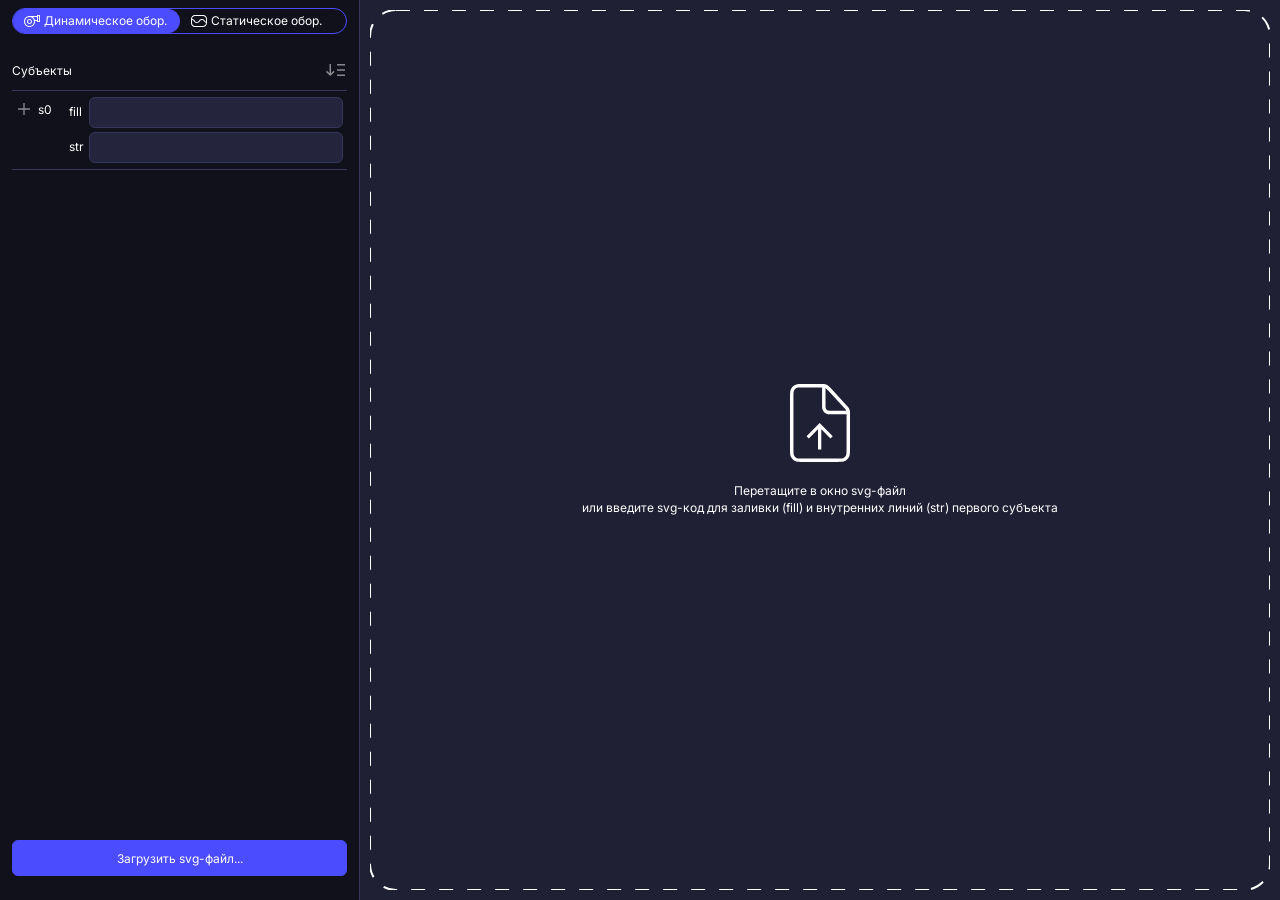
<file: index.html>
<!DOCTYPE html>
<html lang="ru">
<head>
<meta charset="UTF-8">
<meta name="viewport" content="width=device-width, initial-scale=1">
<title>SVG-конструктор</title>
<link rel="icon" href="data:,">
<link rel="preconnect" href="https://fonts.googleapis.com">
<link rel="preconnect" href="https://fonts.gstatic.com" crossorigin>
<link rel="stylesheet" href="https://fonts.googleapis.com/css2?family=Inter:wght@400&display=swap">
<link rel="stylesheet" href="css/styles.css">
</head>
<!-- The empty state is the page's starting point, so it is set in the markup:
     switching it on from the script would flash the loaded layout first. -->
<body class="is_empty">

<div class="app">

    <aside class="sud_sidebloсk" id="sud_sidebloсk">

        <!-- Which of the two templates the file is built from. It is the first
             thing in the sidebar whatever else is showing, and it changes
             nothing else: the subjects, their code and every adjustment made
             to them stay exactly as they are across a switch. -->
        <div class="object_type_selector" id="object_type_selector" role="group" aria-label="Тип объекта">
            <button type="button" class="object_type is_on" id="object_type_dynamic"
                    data-type="dynamic" aria-pressed="true">
                <img src="assets/icons/dynamics_icon.svg" alt="" width="16" height="12">
                <span>Динамическое обор.</span>
            </button>
            <button type="button" class="object_type" id="object_type_static"
                    data-type="static" aria-pressed="false">
                <img src="assets/icons/static_icon.svg" alt="" width="16" height="12">
                <span>Статическое обор.</span>
            </button>
        </div>

        <!-- The click area of the selected subject: how far each border of its
             layer_sN_frame sits from the subject's own edge. Hidden while
             nothing is selected. -->
        <div class="click_area_settings" id="click_area_settings">
            <div class="head_line">
                <p class="sidebar_title">Область нажатия</p>
                <button type="button" class="icon_button reset_button" id="reset_button" title="Вернуть область нажатия к размеру субъекта">
                    <img src="assets/icons/reset_icon.svg" alt="" width="12" height="12">
                </button>
            </div>
            <div class="inputs_block">
                <div class="click_column">
                    <label class="click_input">
                        <img src="assets/icons/border_left_icon.svg" alt="" width="12" height="12">
                        <input type="text" id="click_left" inputmode="numeric" data-side="left"
                               aria-label="Левая граница области нажатия">
                    </label>
                </div>
                <div class="click_column">
                    <label class="click_input">
                        <img src="assets/icons/border_top_icon.svg" alt="" width="12" height="12">
                        <input type="text" id="click_top" inputmode="numeric" data-side="top"
                               aria-label="Верхняя граница области нажатия">
                    </label>
                    <label class="click_input">
                        <img src="assets/icons/border_bottom_icon.svg" alt="" width="12" height="12">
                        <input type="text" id="click_bottom" inputmode="numeric" data-side="bottom"
                               aria-label="Нижняя граница области нажатия">
                    </label>
                </div>
                <div class="click_column">
                    <label class="click_input">
                        <img src="assets/icons/border_right_icon.svg" alt="" width="12" height="12">
                        <input type="text" id="click_right" inputmode="numeric" data-side="right"
                               aria-label="Правая граница области нажатия">
                    </label>
                </div>
            </div>
        </div>

        <!-- Where each of the five indicators of the selected subject sits,
             measured from the corner of the subject the format puts it in. -->
        <div class="indicator_position_settings" id="indicator_position_settings">
            <div class="head_line">
                <p class="sidebar_title">Индикаторы</p>
                <button type="button" class="icon_button reset_button" id="reset_indicators_button"
                        title="Вернуть индикаторы всех субъектов на места">
                    <img src="assets/icons/reset_icon.svg" alt="" width="12" height="12">
                </button>
            </div>
            <div class="inputs_block">
                <div class="click_column">
                    <div class="ind_row">
                        <img src="assets/icons/old_repair_icon.svg" alt="" width="16" height="16" title="Ремонт в прошлом">
                        <div class="ind_fields" data-indicator="oldRepair">
                            <input type="text" class="ind_input" id="ind_old_repair_x" inputmode="numeric"
                                   data-indicator="oldRepair" data-axis="x" aria-label="Ремонт в прошлом, сдвиг по X">
                            <input type="text" class="ind_input" id="ind_old_repair_y" inputmode="numeric"
                                   data-indicator="oldRepair" data-axis="y" aria-label="Ремонт в прошлом, сдвиг по Y">
                        </div>
                    </div>
                    <div class="ind_row">
                        <img src="assets/icons/old_sost_icon.svg" alt="" width="16" height="16" title="Состояние в прошлом">
                        <div class="ind_fields" data-indicator="oldSost">
                            <input type="text" class="ind_input" id="ind_old_sost_x" inputmode="numeric"
                                   data-indicator="oldSost" data-axis="x" aria-label="Состояние в прошлом, сдвиг по X">
                            <input type="text" class="ind_input" id="ind_old_sost_y" inputmode="numeric"
                                   data-indicator="oldSost" data-axis="y" aria-label="Состояние в прошлом, сдвиг по Y">
                        </div>
                    </div>
                </div>
                <div class="click_column">
                    <div class="ind_row">
                        <img src="assets/icons/insert_icon.svg" alt="" width="16" height="16" title="Вставка">
                        <div class="ind_fields" data-indicator="insert">
                            <input type="text" class="ind_input" id="ind_insert_x" inputmode="numeric"
                                   data-indicator="insert" data-axis="x" aria-label="Вставка, сдвиг по X">
                            <input type="text" class="ind_input" id="ind_insert_y" inputmode="numeric"
                                   data-indicator="insert" data-axis="y" aria-label="Вставка, сдвиг по Y">
                        </div>
                    </div>
                </div>
                <div class="click_column">
                    <div class="ind_row">
                        <img src="assets/icons/old_lock_icon.svg" alt="" width="16" height="16" title="Блокировка в прошлом">
                        <div class="ind_fields" data-indicator="oldLock">
                            <input type="text" class="ind_input" id="ind_old_lock_x" inputmode="numeric"
                                   data-indicator="oldLock" data-axis="x" aria-label="Блокировка в прошлом, сдвиг по X">
                            <input type="text" class="ind_input" id="ind_old_lock_y" inputmode="numeric"
                                   data-indicator="oldLock" data-axis="y" aria-label="Блокировка в прошлом, сдвиг по Y">
                        </div>
                    </div>
                    <div class="ind_row">
                        <img src="assets/icons/fail_icon.svg" alt="" width="16" height="16" title="Отказ">
                        <div class="ind_fields" data-indicator="fail">
                            <input type="text" class="ind_input" id="ind_fail_x" inputmode="numeric"
                                   data-indicator="fail" data-axis="x" aria-label="Отказ, сдвиг по X">
                            <input type="text" class="ind_input" id="ind_fail_y" inputmode="numeric"
                                   data-indicator="fail" data-axis="y" aria-label="Отказ, сдвиг по Y">
                        </div>
                    </div>
                </div>
            </div>
        </div>

        <div class="sub_list_wrap">
            <div class="head_line">
                <p class="sidebar_title">Субъекты</p>
                <button type="button" class="icon_button sort_button" id="sort_button" title="Обратить порядок субъектов">
                    <img src="assets/icons/sort_down_icon.svg" alt="" width="19" height="12">
                </button>
            </div>
            <div class="sub_list" id="sub_list"></div>
        </div>

        <div class="button_block">
            <button type="button" class="upload_button" id="upload_button">
                <span>Загрузить svg-файл...</span>
            </button>
            <button type="button" class="download_button" id="download_button" disabled>
                <img src="assets/icons/downward_icon.svg" alt="" width="12" height="12">
                <span>Скачать</span>
            </button>
            <button type="button" class="copy_button" id="copy_button" disabled title="Скопировать код">
                <img src="assets/icons/content_copy.svg" alt="" width="11" height="12">
            </button>
        </div>

        <div class="resize_handle" id="resize_handle" title="Потяните, чтобы изменить ширину"></div>
    </aside>

    <div class="work_area">

    <div class="settings_toolbar" id="settings_toolbar">
        <div class="settings">

            <!-- Everything here changes the preview or the file; the fields
                 carry their units as text and shed them while being edited. -->
            <!-- Preview only, like the indicator switch: the triangle marks where
                 the click area is pointed at and never reaches the file. -->
            <div class="cursor_settings" id="cursor_settings" data-drop="6">
                <button type="button" class="switch is_on" id="cursor_switch"
                        role="switch" aria-checked="true" title="Скрыть курсор">
                    <span class="switch_knob"></span>
                </button>
                <span class="settings_label">Курсор</span>
            </div>

            <div class="indicators_settings" id="indicators_settings" data-drop="5">
                <button type="button" class="switch is_on" id="indicators_switch"
                        role="switch" aria-checked="true" title="Показать индикаторы">
                    <span class="switch_knob"></span>
                </button>
                <span class="settings_label" id="indicators_label">Индикаторы Ø<span class="label_num" id="indicators_size">45</span></span>
                <div class="slider" id="indicators_slider" role="slider" tabindex="0"
                     aria-label="Размер индикаторов" aria-valuemin="6" aria-valuemax="100" aria-valuenow="45">
                    <span class="slider_track"></span>
                    <span class="slider_filled" id="slider_filled"></span>
                    <span class="slider_knob" id="slider_knob"></span>
                </div>
            </div>

            <div class="lines_settings" id="lines_settings" data-drop="3">
                <span class="settings_label">Линии внешн.</span>
                <input type="text" class="unit_input" id="line_out" inputmode="numeric"
                       data-min="0" data-max="99" aria-label="Толщина внешней линии">
                <span class="settings_label">, внутр.</span>
                <input type="text" class="unit_input" id="line_in" inputmode="numeric"
                       data-min="0" data-max="99" aria-label="Толщина внутренней линии">
            </div>

            <div class="hatching_settings" id="hatching_settings" data-drop="2">
                <span class="settings_label">Штриховка</span>
                <input type="text" class="unit_input" id="hatch_angle" inputmode="numeric"
                       data-unit="°" data-min="0" data-max="180" aria-label="Угол штриховки">
                <input type="text" class="unit_input" id="hatch_width" inputmode="numeric"
                       data-min="1" data-max="99" aria-label="Толщина линии штриховки">
                <input type="text" class="unit_input" id="hatch_coverage" inputmode="numeric"
                       data-unit=" %" data-min="1" data-max="100" aria-label="Доля закрашенной части">
            </div>

            <!-- Where a static object is laid in the area between the caption
                 and the frame KOMPAKS fills in. Three buttons: the middle, one
                 side, two sides - and the last two carry four variants each,
                 cycled by pressing the button that is already chosen. It shares
                 the offsets' place on the bar, the two never being there at
                 once: one belongs to a document that grows, the other to a page
                 that does not. -->
            <div class="align_settings" id="align_settings" data-drop="1">
                <span class="settings_label">Выравнивание</span>
                <!-- The three together, because carrying the pointer from one to
                     the next crosses the gap between them: what is being shown
                     is only put down on the way out of the group, so the object
                     never flicks back to the kept alignment in between. -->
                <div class="align_buttons" id="align_buttons">
                    <button type="button" class="align_button is_on" id="align_center"
                            data-align="center" aria-pressed="true" title="По центру">
                        <img src="assets/icons/aligh_icon_center.svg" alt="" width="23" height="23">
                    </button>
                    <button type="button" class="align_button" id="align_side"
                            data-align="top" aria-pressed="false" title="К одной стороне">
                        <img src="assets/icons/aligh_icon_top.svg" alt="" width="23" height="23">
                    </button>
                    <button type="button" class="align_button" id="align_corner"
                            data-align="left_top" aria-pressed="false" title="К двум сторонам">
                        <img src="assets/icons/aligh_icon_left_top.svg" alt="" width="23" height="23">
                    </button>
                </div>
                <span class="settings_label">с отступом</span>
                <input type="text" class="unit_input" id="align_margin" inputmode="numeric"
                       data-min="0" data-max="9999" aria-label="Отступ от области выравнивания">
            </div>

            <!-- The empty space the format leaves under the object, and as much
                 above it as is asked for. Both are part of the document, so the
                 file is rebuilt as they are typed. -->
            <div class="offset_settings" id="offset_settings" data-drop="1">
                <span class="settings_label">Отступ снизу</span>
                <input type="text" class="unit_input" id="offset_bottom" inputmode="numeric"
                       data-min="0" data-max="9999" aria-label="Отступ снизу">
                <span class="settings_label">, сверху</span>
                <input type="text" class="unit_input" id="offset_top" inputmode="numeric"
                       data-min="0" data-max="9999" aria-label="Отступ сверху">
            </div>

        </div>

        <!-- Picks which of the six layers the preview shows. The file keeps
             all of them whatever is chosen here. -->
        <div class="layer_selection_block" id="layer_selection_block" data-drop="4">
            <span class="settings_label" id="layer_name">ХОР</span>
            <div class="segments" id="segments"></div>
        </div>
    </div>

    <main class="svg_privew_block" id="svg_privew_block">
        <div class="drag_and_drop_block first_screen" id="first_screen">
            <svg class="dash_frame" aria-hidden="true" focusable="false">
                <rect x="0" y="0" width="100%" height="100%" rx="26" ry="26"></rect>
            </svg>
            <img class="upload_file_icon" src="assets/icons/upload_file_icon.svg" alt="" width="60" height="78">
            <p class="first_screen_text">Перетащите в окно svg-файл<br>или введите svg-код для заливки (fill) и внутренних линий (str) первого субъекта</p>
        </div>
        <!-- Three layers in one coordinate system: the tint sits behind the
             artwork, the outlines and hit areas in front of it. The built file
             itself carries no highlight - it is exported exactly as shown. -->
        <div class="preview_stage" id="preview_stage">
            <svg class="highlight_layer" id="highlight_back" aria-hidden="true" focusable="false"></svg>
            <div class="preview_svg" id="preview_svg"></div>
            <svg class="highlight_layer" id="highlight_front" aria-hidden="true" focusable="false"></svg>
        </div>
    </main>

    </div>

</div>

<div class="drop_overlay" id="drop_overlay">
    <div class="drag_and_drop_block">
        <svg class="dash_frame" aria-hidden="true" focusable="false">
            <rect x="0" y="0" width="100%" height="100%" rx="26" ry="26"></rect>
        </svg>
    </div>
</div>
<div class="error_bar" id="error_bar" role="alert"></div>

<input type="file" id="file_input" accept=".svg,image/svg+xml" hidden>

<script type="module" src="js/app.js"></script>
</body>
</html>
</file>
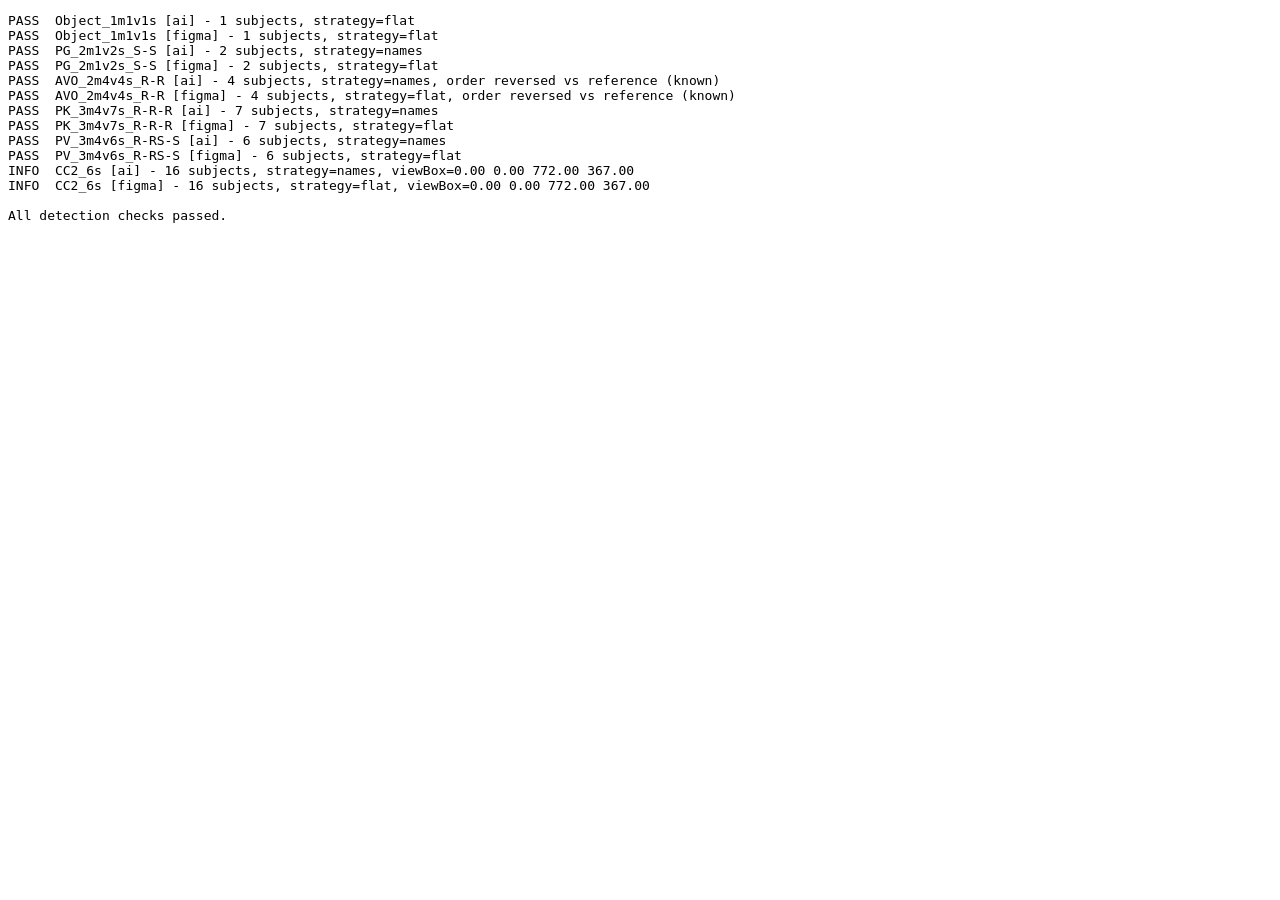
<file: test/detect.html>
<!DOCTYPE html>
<html lang="ru">
<head>
<meta charset="UTF-8">
<title>detect + build check</title>
</head>
<body>
<pre id="out">running...</pre>
<script type="module">
import { detectSubjects } from '../js/detect.js';
import { buildSvg } from '../js/template.js';

// Each draft is compared against the reference output that was authored from it.
//
// CC2_6s has no matching reference (the example has 26 subjects, the draft 16),
// so it is only reported.
//
// AVO is a known data discrepancy, not a detection bug: in that drawing the
// artist's layer names run opposite to the numbering in the reference file
// (the group named "3" holds the bottom shape, which the reference calls s0).
// The Illustrator and Figma drafts agree with each other, so the drafts are
// self-consistent and the reference was renumbered by hand. We therefore expect
// the reversed order there. It is the case that motivates manual reordering
// in the sidebar.
const CASES = [
    ['Object_1m1v1s', 'Object_1m1v1s.svg', {}],
    ['PG_2m1v2s_S-S', 'PG_2m1v2s_S-S.svg', {}],
    ['AVO_2m4v4s_R-R', 'AVO_2m4v4s_R-R.svg', { reversed: true }],
    ['PK_3m4v7s_R-R-R', 'PK_3m4v7s_R-R-R.svg', {}],
    ['PV_3m4v6s_R-RS-S', 'PV_3m4v6s_R-RS-S.svg', {}],
    ['CC2_6s', null, {}],
];

// Several reference files were measured on screen rather than computed, so a
// couple of their coordinates are off by up to 0.02 user units from the exact
// geometric value (AVO's viewBox x is 1.40 where the true bbox gives 1.38).
const TOL = 0.05;

function frameNumbers(attrs) {
    return ['width', 'height', 'x', 'y'].map((k) => {
        const m = attrs.match(new RegExp(`(?:^|\\s)${k}="([^"]*)"`));
        return m ? parseFloat(m[1]) : NaN;
    });
}

const closeEnough = (a, b) =>
    a.length === b.length && a.every((v, i) => Math.abs(v - b[i]) <= TOL);

const lines = [];
const log = (s) => lines.push(s);

const frames = (svg) => [...svg.matchAll(/<g id="layer_s\d+_frame">\s*<rect ([^>]*)>/g)].map((m) => m[1]);
const viewBox = (svg) => (svg.match(/viewBox="([^"]*)"/) || [])[1];
const norm = (s) => (s || '').replace(/-0\.00/g, '0.00');

let failures = 0;

for (const [stem, referenceName, opts] of CASES) {
    for (const editor of ['ai', 'figma']) {
        const url = `../src_doc/files/${stem}_${editor}_draft.svg`;
        let text;
        try {
            const r = await fetch(url);
            if (!r.ok) throw new Error(r.status);
            text = await r.text();
        } catch (e) {
            log(`SKIP  ${stem} [${editor}] - ${e.message}`);
            continue;
        }

        let result;
        try {
            result = detectSubjects(text);
        } catch (e) {
            failures++;
            log(`FAIL  ${stem} [${editor}] - detect threw: ${e.message}`);
            continue;
        }

        const { subjects, strategy } = result;
        const built = buildSvg(subjects);
        const emptyFill = subjects.filter((s) => !s.fill).length;
        const emptyLines = subjects.filter((s) => !s.strokeIn).length;

        if (!referenceName) {
            log(`INFO  ${stem} [${editor}] - ${subjects.length} subjects, strategy=${strategy}, viewBox=${viewBox(built)}`);
            continue;
        }

        const ref = await (await fetch(`../src_doc/examples/${referenceName}`)).text();
        let wantFrames = frames(ref).map(frameNumbers);
        const gotFrames = frames(built).map(frameNumbers);
        if (opts.reversed) wantFrames = wantFrames.slice().reverse();
        const problems = [];

        if (wantFrames.length !== gotFrames.length) {
            problems.push(`subject count ${gotFrames.length}, reference has ${wantFrames.length}`);
        } else {
            for (let i = 0; i < wantFrames.length; i++) {
                if (!closeEnough(wantFrames[i], gotFrames[i])) {
                    problems.push(`s${i} frame\n          reference: ${wantFrames[i].join(' ')}\n          built:     ${gotFrames[i].join(' ')}`);
                }
            }
        }

        const vbWant = (norm(viewBox(ref)) || '').split(/\s+/).map(Number);
        const vbGot = (norm(viewBox(built)) || '').split(/\s+/).map(Number);
        if (!closeEnough(vbWant, vbGot)) {
            problems.push(`viewBox\n          reference: ${viewBox(ref)}\n          built:     ${viewBox(built)}`);
        }
        if (emptyFill) problems.push(`${emptyFill} subject(s) with no fill`);
        if (emptyLines) problems.push(`${emptyLines} subject(s) with no inner lines`);

        const note = opts.reversed ? ', order reversed vs reference (known)' : '';
        if (problems.length) {
            failures++;
            log(`FAIL  ${stem} [${editor}] - ${subjects.length} subjects, strategy=${strategy}`);
            problems.forEach((p) => log(`        ${p}`));
        } else {
            log(`PASS  ${stem} [${editor}] - ${subjects.length} subjects, strategy=${strategy}${note}`);
        }
    }
}

log(failures ? `\n${failures} check(s) failed.` : '\nAll detection checks passed.');
document.getElementById('out').textContent = lines.join('\n');
document.title = failures ? 'FAIL' : 'OK';
</script>
</body>
</html>
</file>
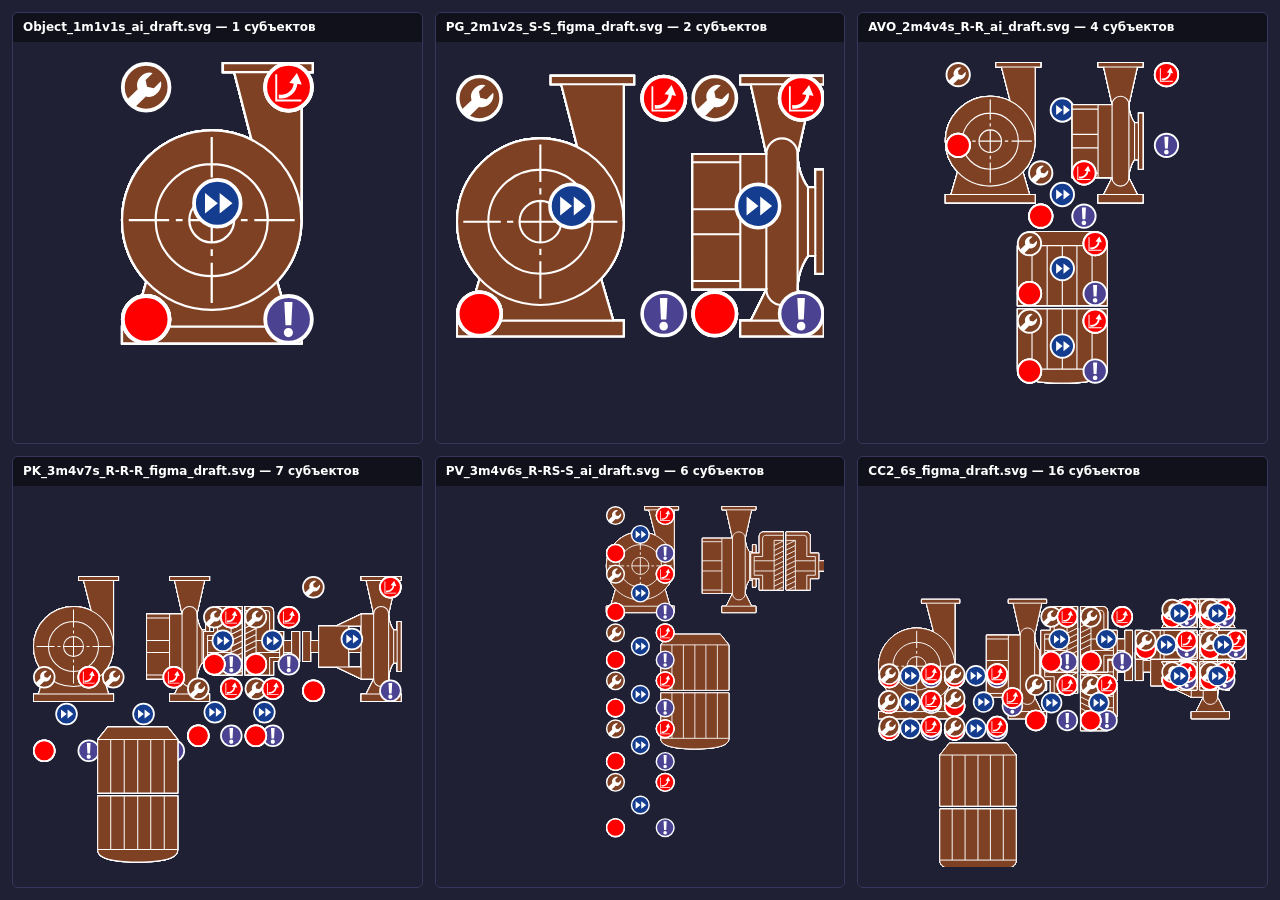
<file: test/preview.html>
<!DOCTYPE html>
<html lang="ru">
<head>
<meta charset="UTF-8">
<title>preview check</title>
<link rel="stylesheet" href="../css/styles.css">
<style>
    /* Lay several generated files out side by side for a visual check. */
    body { overflow: auto; }
    .grid { display: grid; grid-template-columns: repeat(3, 1fr); gap: 12px; padding: 12px; height: 100vh; }
    .cell { display: flex; flex-direction: column; min-height: 0; border: 1px solid var(--border); border-radius: 6px; overflow: hidden; }
    .cell > h2 { margin: 0; padding: 6px 10px; font-size: 12px; font-weight: 600; background: var(--sidebar-bg); }
    .cell > .svg_privew_block { flex: 1; min-height: 0; }
</style>
</head>
<body>
<div class="grid" id="grid"></div>
<script type="module">
import { detectSubjects } from '../js/detect.js';
import { buildSvg } from '../js/template.js';

const FILES = [
    'Object_1m1v1s_ai_draft.svg',
    'PG_2m1v2s_S-S_figma_draft.svg',
    'AVO_2m4v4s_R-R_ai_draft.svg',
    'PK_3m4v7s_R-R-R_figma_draft.svg',
    'PV_3m4v6s_R-RS-S_ai_draft.svg',
    'CC2_6s_figma_draft.svg',
];

const grid = document.getElementById('grid');

for (const name of FILES) {
    const cell = document.createElement('div');
    cell.className = 'cell';
    const title = document.createElement('h2');
    const box = document.createElement('div');
    box.className = 'svg_privew_block';
    const stage = document.createElement('div');
    stage.className = 'preview_stage';
    box.appendChild(stage);
    cell.append(title, box);
    grid.appendChild(cell);

    try {
        const text = await (await fetch(`../src_doc/files/${name}`)).text();
        const { subjects } = detectSubjects(text);
        stage.innerHTML = buildSvg(subjects);
        title.textContent = `${name} — ${subjects.length} субъектов`;
    } catch (e) {
        title.textContent = `${name} — ОШИБКА: ${e.message}`;
    }
}
document.title = 'preview ready';
</script>
</body>
</html>
</file>
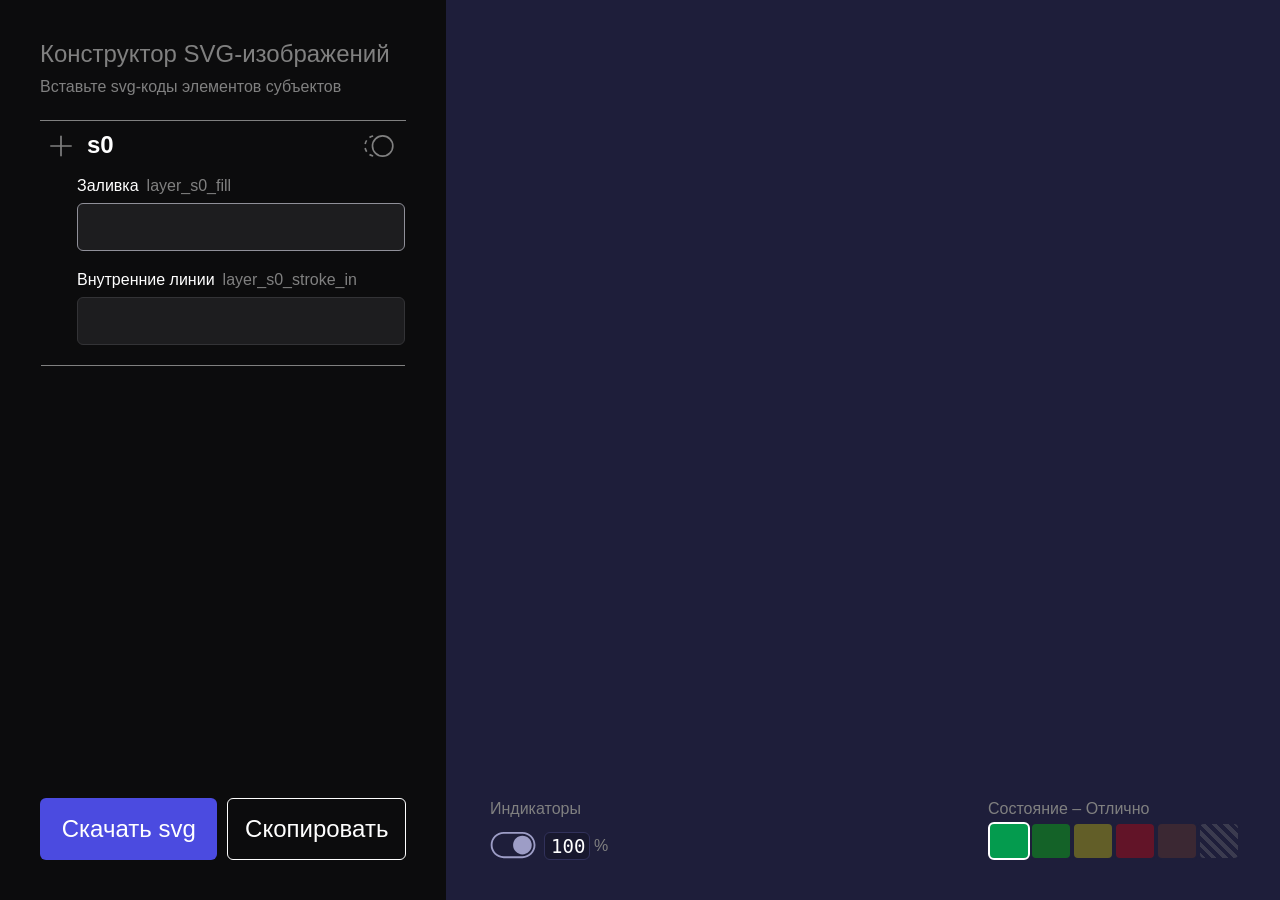
<file: src_doc/svg_constructor/svg_constructor.html>
<!DOCTYPE html>
<html lang="ru"></html>
    <head>
        <title>SVG generator</title>
        <meta charset="utf-8">
        <link rel="stylesheet" type="text/css" href="styles.css">
        <script src="scripts.js"></script>
    </head>
    <body>
        <div id="container">
            <div id="parameters_block">
                <div id="parameters">
                    <div>
                        <p class="text_h">Конструктор SVG-изображений</p>
                        <p class="text">Вставьте svg-коды элементов субъектов </p>
                    </div>
                        
                    <div id="sub_list">
                        <div class="sub_item">
                            <div class="sub_item_row">
                                <svg class="row_btn add_row" width="40" height="50" viewBox="0 0 40 50" fill="none" xmlns="http://www.w3.org/2000/svg">
                                    <path d="M20 14.5C20.4673 14.5 20.8462 14.8616 20.8462 15.3077V24.1923L30.1538 24.1923C30.6212 24.1923 31 24.5539 31 25C31 25.4461 30.6212 25.8077 30.1538 25.8077L20.8462 25.8077V34.6923C20.8462 35.1384 20.4673 35.5 20 35.5C19.5327 35.5 19.1538 35.1384 19.1538 34.6923V25.8077H9.84615C9.37884 25.8077 9 25.4461 9 25C9 24.5539 9.37884 24.1923 9.84615 24.1923H19.1538V15.3077C19.1538 14.8616 19.5327 14.5 20 14.5Z"/>
                                </svg>
                                <p class="sub_num text_h">s0</p>
                                <svg class="row_btn move_ind_off" width="40" height="50" viewBox="0 0 40 50" fill="none" xmlns="http://www.w3.org/2000/svg">
                                    <circle fill="none" stroke-width = "1.65" cx="23.6475" cy="25" r="10.175"/>
                                    <path fill-rule="evenodd" d="M13.9822 14.2129L14.3086 15.8303C13.7196 15.9491 13.1323 16.1271 12.5539 16.3679C11.9754 16.6087 11.4353 16.9 10.936 17.2342L10.0183 15.8629C10.6066 15.4693 11.2416 15.1269 11.9198 14.8446C12.598 14.5623 13.2884 14.3529 13.9822 14.2129ZM6.98936 18.9038L8.36371 19.8169C7.68423 20.8396 7.21062 21.9887 6.97208 23.1932L5.35352 22.8727C5.63395 21.4566 6.19054 20.1062 6.98936 18.9038ZM5.36003 27.1648C5.50005 27.8586 5.70942 28.5489 5.99174 29.2272C6.27405 29.9054 6.61639 30.5404 7.01003 31.1286L8.38131 30.211C8.04714 29.7116 7.75581 29.1715 7.51503 28.5931C7.27425 28.0146 7.09629 27.4273 6.97743 26.8384L5.36003 27.1648ZM10.051 34.1576L10.964 32.7832C11.9868 33.4627 13.1359 33.9363 14.3404 34.1749L14.0198 35.7934C12.6038 35.513 11.2534 34.9564 10.051 34.1576Z"/>
                                </svg>
                                <svg class="row_btn move_ind_on elem_hidden" width="40" height="50" viewBox="0 0 40 50" fill="none" xmlns="http://www.w3.org/2000/svg">
                                    <path fill-rule="evenodd" d="M22.1831 22.834L20.5657 23.1605C20.4468 22.5716 20.2688 21.9843 20.028 21.4059C19.7871 20.8275 19.4958 20.2874 19.1616 19.7881L20.5328 18.8703C20.9264 19.4585 21.2688 20.0935 21.5512 20.7717C21.8336 21.4499 22.043 22.1402 22.1831 22.834ZM17.4916 15.8416L16.5786 17.216C15.5558 16.5366 14.4067 16.0631 13.2022 15.8246L13.5226 14.2061C14.9387 14.4864 16.2891 15.0428 17.4916 15.8416ZM9.23049 14.2129L9.55703 15.8303C8.96806 15.9492 8.38079 16.1272 7.80237 16.3681C7.22394 16.6089 6.68387 16.9003 6.18454 17.2345L5.26677 15.8633C5.85495 15.4696 6.48995 15.1272 7.16815 14.8448C7.84635 14.5624 8.53671 14.353 9.23049 14.2129ZM2.23805 18.9045L3.61248 19.8174C2.93309 20.8402 2.45957 21.9893 2.22113 23.1938L0.602539 22.8735C0.882853 21.4574 1.43933 20.1069 2.23805 18.9045ZM0.609417 27.1655C0.74949 27.8593 0.958916 28.5497 1.24129 29.2279C1.52367 29.9061 1.86606 30.5411 2.25975 31.1292L3.63095 30.2115C3.29674 29.7121 3.00537 29.1721 2.76453 28.5936C2.5237 28.0152 2.34569 27.428 2.22678 26.839L0.609417 27.1655ZM5.30094 34.158L6.21388 32.7835C7.23669 33.4629 8.38581 33.9364 9.59033 34.1749L9.26993 35.7935C7.85384 35.5132 6.50341 34.9567 5.30094 34.158ZM13.562 35.7866L13.2355 34.1692C13.8244 34.0503 14.4117 33.8723 14.9901 33.6315C15.5686 33.3907 16.1086 33.0993 16.608 32.7651L17.5257 34.1363C16.9375 34.53 16.3026 34.8723 15.6243 35.1547C14.9461 35.4371 14.2558 35.6465 13.562 35.7866ZM20.5544 31.0951L19.18 30.1821C19.8594 29.1593 20.3329 28.0102 20.5714 26.8057L22.19 27.1261C21.9096 28.5422 21.3532 29.8926 20.5544 31.0951Z"/>
                                    <circle stroke-width = "1.65" cx="28.3975" cy="25" r="10.175" />
                                </svg>
                                <svg class="row_btn delete_row" width="40" height="50" viewBox="0 0 40 50" fill="none" xmlns="http://www.w3.org/2000/svg">
                                    <path fill-rule="evenodd" d="M25.5367 33.8198C25.4846 33.9748 25.398 34.1088 25.2769 34.2218C25.2068 34.2896 25.1302 34.3453 25.0472 34.389C24.9402 34.4454 24.8224 34.4818 24.6939 34.4982C24.6412 34.5049 24.5866 34.5083 24.5303 34.5083H15.4587C15.4096 34.5083 15.3619 34.5056 15.3155 34.5003C15.181 34.4848 15.0577 34.4468 14.9456 34.3863C14.8654 34.343 14.791 34.2881 14.7223 34.2218C14.6123 34.1156 14.5308 33.994 14.4778 33.8572C14.4476 33.7792 14.4266 33.6962 14.4149 33.6083C14.4148 33.6073 14.4146 33.6064 14.4145 33.6054C14.41 33.5713 14.407 33.5363 14.4053 33.5007L13.6886 19.3049H26.2702L25.5939 33.5007C25.5924 33.5332 25.5898 33.565 25.5861 33.5962C25.586 33.5968 25.586 33.5974 25.5859 33.598C25.5765 33.6762 25.5601 33.7501 25.5367 33.8198ZM27.2098 33.6686C27.2009 33.8551 27.1774 34.0315 27.1395 34.1981C27.0325 34.6669 26.8105 35.0568 26.4735 35.3678C26.2442 35.5793 25.9806 35.7378 25.6826 35.8431C25.3869 35.9477 25.0573 36 24.6939 36H15.3155C14.9397 36 14.6002 35.9451 14.2972 35.8353C14.0065 35.7299 13.7494 35.5741 13.5257 35.3678C13.2121 35.0786 12.9995 34.7174 12.8879 34.2843C12.8394 34.096 12.8099 33.894 12.7996 33.6785L12.0828 19.3049H10.8667C10.7181 19.3049 10.5821 19.2667 10.4587 19.1902C10.4471 19.183 10.4355 19.1755 10.4241 19.1676C10.3899 19.144 10.3568 19.1173 10.3246 19.0876C10.1746 18.9361 10.0996 18.7583 10.0996 18.5541C10.0996 18.3565 10.1746 18.1853 10.3246 18.0404C10.3382 18.0272 10.352 18.0147 10.366 18.0026C10.513 17.8763 10.6799 17.8132 10.8667 17.8132H15.5098V16.3018C15.5098 16.2816 15.51 16.2616 15.5104 16.2418C15.5127 16.1145 15.5224 15.9923 15.5394 15.875C15.6139 15.3627 15.829 14.9452 16.1848 14.6224C16.3484 14.4738 16.5329 14.3519 16.7384 14.2565C17.1069 14.0855 17.5428 14 18.0462 14H21.9326C22.4332 14 22.8657 14.0846 23.2302 14.2537C23.4365 14.3495 23.621 14.4724 23.7837 14.6224C24.1461 14.9463 24.3647 15.3655 24.4396 15.88C24.4565 15.9958 24.4661 16.1164 24.4684 16.2418C24.4687 16.2616 24.4689 16.2816 24.4689 16.3018V17.8132H29.1428C29.3287 17.8132 29.492 17.873 29.6329 17.9927C29.647 18.0047 29.6609 18.0173 29.6746 18.0305C29.8246 18.1754 29.8996 18.3499 29.8996 18.5541C29.8996 18.7583 29.8246 18.9361 29.6746 19.0876C29.643 19.1195 29.6097 19.148 29.5748 19.1729C29.5667 19.1787 29.5585 19.1843 29.5502 19.1897C29.4325 19.2665 29.2967 19.3049 29.1428 19.3049H27.9165L27.2098 33.6686ZM22.8428 17.8132V16.4005C22.8428 16.3668 22.8414 16.3339 22.8385 16.3018C22.8367 16.2814 22.8344 16.2615 22.8315 16.2418C22.8265 16.2082 22.8198 16.1755 22.8115 16.1437C22.7693 15.9817 22.6843 15.8434 22.5564 15.7288C22.5221 15.6968 22.4856 15.6679 22.447 15.6419C22.3046 15.546 22.1331 15.4907 21.9326 15.476C21.896 15.4733 21.8585 15.4719 21.8201 15.4719H18.1587C18.1203 15.4719 18.0828 15.4733 18.0462 15.476C17.8428 15.4909 17.6675 15.5472 17.5203 15.645C17.4824 15.6702 17.4463 15.6981 17.4121 15.7288C17.2903 15.8421 17.2088 15.9784 17.1676 16.1378C17.1589 16.1714 17.152 16.2061 17.1469 16.2418C17.1441 16.2615 17.1418 16.2814 17.1401 16.3018C17.1373 16.3339 17.136 16.3668 17.136 16.4005V17.8132H22.8428ZM17.0733 32.2709C17.0864 32.4325 17.147 32.5626 17.2553 32.661C17.3712 32.7664 17.5246 32.819 17.7155 32.819C17.9064 32.819 18.0598 32.7664 18.1757 32.661C18.2917 32.549 18.3496 32.4074 18.3496 32.2362L18.0326 21.6659C18.0326 21.658 18.0324 21.6502 18.0322 21.6424C18.032 21.6382 18.0319 21.6341 18.0316 21.63C18.0236 21.4753 17.9625 21.3489 17.8485 21.251C17.7326 21.1456 17.5826 21.093 17.3985 21.093C17.2076 21.093 17.0507 21.1489 16.928 21.2609C16.8143 21.3642 16.7597 21.4992 16.7641 21.6659C16.7641 21.6692 16.7643 21.6725 16.7644 21.6758L17.0712 32.2362C17.0717 32.2479 17.0723 32.2595 17.0733 32.2709ZM21.6496 32.2362C21.6428 32.4074 21.6973 32.549 21.8132 32.661C21.9292 32.7664 22.086 32.819 22.2837 32.819C22.4678 32.819 22.6178 32.7664 22.7337 32.661C22.8395 32.5648 22.8999 32.4384 22.9148 32.2819C22.9152 32.2778 22.9155 32.2737 22.9158 32.2696C22.9167 32.2586 22.9174 32.2475 22.9178 32.2362L23.2246 21.6758C23.2314 21.5046 23.1769 21.3663 23.061 21.2609C22.9451 21.1489 22.7882 21.093 22.5905 21.093C22.4064 21.093 22.2564 21.1456 22.1405 21.251C22.0347 21.3472 21.9744 21.4736 21.9595 21.6301C21.9591 21.6342 21.9587 21.6383 21.9584 21.6424C21.9575 21.6534 21.9569 21.6645 21.9564 21.6758L21.6496 32.2362Z"/>
                                </svg>
                            </div>
                            <div class="ind_offset_block add_padding elem_hidden">
                                <div class="ind_offset_col first_col">
                                    <p>X</p>
                                    <p>Y</p>
                                </div>
                                <div class="ind_offset_col">
                                    <svg class="ind_icon" width="100%" height="100%" viewBox="0 0 48 48" fill="none" stroke="white" stroke-width="4" xmlns="http://www.w3.org/2000/svg">
                                        <path fill="#FF0000" d="M24 46C36.1503 46 46 36.1503 46 24C46 11.8497 36.1503 2 24 2C11.8497 2 2 11.8497 2 24C2 36.1503 11.8497 46 24 46Z"/>
                                    </svg>
                                    <textarea name="old_sost_offset_x" class="old_sost_offset_x"></textarea>
                                    <textarea name="old_sost_offset_y" class="old_sost_offset_y"></textarea>
                                </div>
                                <div class="ind_offset_col">
                                    <svg class="ind_icon" width="100%" height="100%" viewBox="0 0 48 48" fill="none" xmlns="http://www.w3.org/2000/svg">
                                        <path fill="#7F4124" stroke="white" stroke-width="4" d="M24 46C36.1503 46 46 36.1503 46 24C46 11.8497 36.1503 2 24 2C11.8497 2 2 11.8497 2 24C2 36.1503 11.8497 46 24 46Z" />
                                        <path fill="white" d="M37.0699 18.8897L30.6999 25.1597L24.4799 23.8397L23.1999 17.7397L29.5799 11.4697C28.6299 11.2997 27.8299 11.1397 26.8699 10.9697C20.9699 10.9697 15.3899 16.5797 15.3899 22.5097C15.3899 23.8297 15.7099 24.9897 16.0299 26.1397L7.16992 34.6697C8.97992 37.5197 11.4799 39.8797 14.4499 41.4997L23.1999 32.9097L23.3599 32.7497C24.1599 32.9097 24.9599 33.0797 25.9099 33.0797C31.8099 33.0797 37.3899 27.4697 37.3899 21.5397C37.5599 20.6997 37.3899 19.8797 37.0699 18.8897Z"/>
                                    </svg>
                                    <textarea name="old_repair_offset_x" class="old_repair_offset_x"></textarea>
                                    <textarea name="old_repair_offset_y" class="old_repair_offset_y"></textarea>
                                </div>
                                <div class="ind_offset_col">
                                    <svg class="ind_icon" width="100%" height="100%" viewBox="0 0 48 48" fill="none" xmlns="http://www.w3.org/2000/svg">
                                        <path fill="#143D8F" stroke="white" stroke-width="4" d="M24 46C36.1503 46 46 36.1503 46 24C46 11.8497 36.1503 2 24 2C11.8497 2 2 11.8497 2 24C2 36.1503 11.8497 46 24 46Z"/>
                                        <path fill="white" d="M24.2802 24L12.6602 33.25V14.75L24.2802 24ZM37.6002 24L25.9702 33.25V14.75L37.6002 24Z"/>
                                    </svg>
                                    <textarea name="insert_offset_x" class="insert_offset_x"></textarea>
                                    <textarea name="insert_offset_y" class="insert_offset_y"></textarea>
                                </div>
                                <div class="ind_offset_col">
                                    <svg class="ind_icon" width="100%" height="100%" viewBox="0 0 48 48" fill="none" xmlns="http://www.w3.org/2000/svg">
                                        <path fill="#FF0000" stroke="white" stroke-width="4" d="M24 46C36.1503 46 46 36.1503 46 24C46 11.8497 36.1503 2 24 2C11.8497 2 2 11.8497 2 24C2 36.1503 11.8497 46 24 46Z"/>
                                        <path fill="white" d="M12.7501 10.3302V35.6602H37.0201L37.0001 37.5902H10.8101V10.3002L12.7501 10.3302ZM29.3101 19.5502C28.7301 26.9002 21.7101 31.8502 14.3401 30.6602V34.4702C23.8901 35.6402 32.1301 28.9902 32.9301 20.0002C34.6401 20.2402 35.4501 20.3702 37.4001 20.6402L35.0001 14.7802L32.6001 8.91016L28.7201 13.9302L24.8401 18.9402C26.8401 19.2202 27.3001 19.2802 29.3101 19.5502Z"/>
                                    </svg>
                                    <textarea name="old_lock_offset_x" class="old_lock_offset_x"></textarea>
                                    <textarea name="old_lock_offset_y" class="old_lock_offset_y"></textarea>
                                </div>
                                <div class="ind_offset_col">
                                    <svg class="ind_icon" width="100%" height="100%" viewBox="0 0 48 48" fill="none" xmlns="http://www.w3.org/2000/svg">
                                        <path fill="#4B4392" stroke="white" stroke-width="4" d="M24 46C36.1503 46 46 36.1503 46 24C46 11.8497 36.1503 2 24 2C11.8497 2 2 11.8497 2 24C2 36.1503 11.8497 46 24 46Z"/>
                                        <path fill="white" d="M19.5298 36.3697C19.5298 33.7297 21.2798 31.9197 23.9998 31.9197C26.5498 31.9197 28.2998 33.7297 28.2998 36.3697C28.2998 38.8497 26.5498 40.8197 23.9998 40.8197C21.2798 40.8197 19.5298 38.8497 19.5298 36.3697ZM21.1298 29.4397L20.0098 7.17969H27.8198L26.6998 29.4397H21.1298Z"/>
                                    </svg>
                                    <textarea name="fail_offset_x" class="fail_offset_x"></textarea>
                                    <textarea name="fail_offset_y" class="fail_offset_y"></textarea>
                                </div>
                            </div>
                            <p class="text_title add_padding">Заливка&ensp;<span>layer_s0_fill</span></p>
                            <textarea name="fill" class="fill"></textarea>
                            <p class="text_title">Внутренние линии&ensp;<span>layer_s0_stroke_in</span></p>
                            <textarea name="stroke_in" class="stroke_in"></textarea>
                        </div>
                    </div>
    
                    <div id="buttons_block">
                        <button id="create-btn" class="text_h">Скачать svg</button>
                        <button id="copy-btn" class="text_h btn_second">Скопировать</button>
                    </div>
                </div>
            </div>
            

            <div id="svg_block">
                <div id="block">
                </div>
                <div id="svg_parameters">
                    <div class="svg_parameters_blocks">
                        <div class="svg_parameters_block">
                            <div class="input_blocks">
                                <p>Индикаторы</p>
                                <div class="input_text_blocks">
                                    <div class="input_text_block">
                                        <div class="input_block">
                                            <svg class="ind_switch ind_off elem_hidden" width="100%" height="100%" viewBox="0 0 50 30" xmlns="http://www.w3.org/2000/svg">
                                                <path d="M24 14C24 19.5228 19.5228 24 14 24C8.47715 24 4 19.5228 4 14C4 8.47715 8.47715 4 14 4C19.5228 4 24 8.47715 24 14Z"/>
                                                <path fill-rule="evenodd"  d="M34 2H14C7.37258 2 2 7.37258 2 14C2 20.6274 7.37258 26 14 26H34C40.6274 26 46 20.6274 46 14C46 7.37258 40.6274 2 34 2ZM14 0C6.26801 0 0 6.26801 0 14C0 21.732 6.26801 28 14 28H34C41.732 28 48 21.732 48 14C48 6.26801 41.732 0 34 0H14Z"/>
                                            </svg>
                                            <svg class="ind_switch ind_on" width="100%" height="100%" viewBox="0 0 50 30" xmlns="http://www.w3.org/2000/svg">
                                                <path d="M44 14C44 19.5228 39.5228 24 34 24C28.4772 24 24 19.5228 24 14C24 8.47715 28.4772 4 34 4C39.5228 4 44 8.47715 44 14Z"/>
                                                <path fill-rule="evenodd"  d="M34 2H14C7.37258 2 2 7.37258 2 14C2 20.6274 7.37258 26 14 26H34C40.6274 26 46 20.6274 46 14C46 7.37258 40.6274 2 34 2ZM14 0C6.26801 0 0 6.26801 0 14C0 21.732 6.26801 28 14 28H34C41.732 28 48 21.732 48 14C48 6.26801 41.732 0 34 0H14Z"/>
                                            </svg>
                                            <textarea name="indicator_scale" class="indicator_scale">100</textarea>
                                            <p>%</p>
                                        </div>
                                    </div>
                                </div>
                            </div>
                        </div>
                        <div class="svg_parameters_block lines_width">
                            <div class="input_blocks">
                                <p>Толщ. линий</p>
                                <div class="input_text_blocks">
                                    <div class="input_text_block">
                                        <p>внут.</p>
                                        <div class="input_block">
                                            <textarea name="st_in_width" class="st_in_width">2</textarea>
                                        </div>
                                    </div>
                                    <div class="input_text_block">
                                        <p>внеш.</p>
                                        <div class="input_block">
                                            <textarea name="st_out_width" class="st_out_width">2</textarea>
                                            <p>px</p>
                                        </div>
                                    </div>
                                </div>
                            </div>
                        </div>
                        <div class="svg_parameters_block bg_hatch_lines">
                            <div class="input_blocks">
                                <p>Штриховка фона</p>
                                <div class="input_text_blocks">
                                    <div class="input_text_block">
                                        <p>угол</p>
                                        <div class="input_block">
                                            <textarea name="bg_hatch_line_angle"class="bg_hatch_line_angle">45</textarea>
                                            <p>°</p>
                                        </div>
                                    </div>
                                    <div class="input_text_block">
                                        <p>толщ.</p>
                                        <div class="input_block">
                                            <textarea name="bg_hatch_line_width" class="bg_hatch_line_width">4</textarea>
                                            <p>px</p>
                                        </div>
                                    </div>
                                    <div class="input_text_block">
                                        <p>покрытие</p>
                                        <div class="input_block">
                                            <textarea name="bg_hatch_line_percent" class="bg_hatch_line_percent">30</textarea>
                                            <p>%</p>
                                        </div>
                                    </div>
                                </div>
                            </div>
                        </div>
                    </div>
                    <div class="svg_parameters_blocks">
                        <div class="svg_parameters_block scale_block">
                            <div class="input_blocks">
                                <p>Масштаб</p>
                                <div class="input_text_blocks">
                                    <div class="input_text_block">
                                        <div class="input_block">
                                            <textarea name="margin_scale" class="margin_scale">100</textarea>
                                            <p>%</p>
                                        </div>
                                    </div>
                                </div>
                            </div>
                        </div>
                        <div class="input_blocks">
                            <p>Состояние – Отлично</p>
                            <div class="layers_blocks">
                                <div class="layers_block otlichno layer_block_active"></div>
                                <div class="layers_block norm"></div>
                                <div class="layers_block tpm"></div>
                                <div class="layers_block ndp"></div>
                                <div class="layers_block repair"></div>
                                <div class="layers_block reserve"></div>
                            </div>
                        </div>
                        
                    </div>
                </div>
            </div>
            </div>
        </div>
    </body>
</html>
</file>
<file: css/styles.css>
/* All colours and metrics come from the Figma exports in design/. */
:root {
    --sidebar-bg: #11111c;
    --preview-bg: #202035;
    --block-bg-hover: #1a1a28;
    --field-bg: #24243c;
    --border: #37375d;
    --accent: #4c4cff;
    --accent-hover: #6378ff;
    --upload-hover: #1e1e41;
    --scroll-thumb: #9393ff;
    --scroll-track: #1d1d38;
    --text: #ffffff;
    --highlight: #ff00fb;
    --drop-line: #9393ff;

    --radius: 6px;
    --control-h: 36px;
    --toolbar-h: 40px;
    --icon-btn: 24px;
    --sub-num-w: 29px;
    --field-pad: 6px;
    --line-h: 17px;
    --sidebar-min: 360px;
}

* { box-sizing: border-box; }

html, body {
    height: 100%;
    margin: 0;
}

body,
button,
input,
textarea {
    font-family: "Inter", "Segoe UI", system-ui, -apple-system, sans-serif;
    font-size: 12px;
    font-weight: 400;
    line-height: var(--line-h);
}

body {
    background: var(--preview-bg);
    color: var(--text);
    overflow: hidden;
}

.app {
    display: flex;
    height: 100%;
}

/* ---------- left sidebar ---------- */

.sud_sidebloсk {
    position: relative;
    display: flex;
    flex-direction: column;
    gap: 24px;
    width: var(--sidebar-min);
    min-width: var(--sidebar-min);
    flex: 0 0 auto;
    padding: 8px 12px 24px;
    background: var(--sidebar-bg);
    border-right: 1px solid var(--border);
}

/* ---------- settings toolbar ---------- */

.work_area {
    display: flex;
    flex-direction: column;
    flex: 1 1 auto;
    min-width: 0;
}

.settings_toolbar {
    display: flex;
    align-items: center;
    justify-content: space-between;
    gap: 20px;
    flex: 0 0 auto;
    height: var(--toolbar-h);
    padding: 0 20px;
    background: var(--sidebar-bg);
    border-bottom: 1px solid var(--border);
}

/* The design lays the bar out at 1920. In a narrower window the settings are
   cut off at the right rather than running into the layer segments, which are
   the one control that must stay reachable. */
.settings {
    display: flex;
    align-items: center;
    /* 20px between the groups, as drawn, tightening only once the window is
       narrower than the design's 1920. */
    gap: clamp(8px, 1.5vw, 20px);
    flex: 0 1 auto;
    min-width: 0;
    /* The full height of the bar, though its controls are shorter and stay
       centred in it: what is cut off here is meant to be the right-hand end
       (see above), and a box only as tall as its contents would cut the
       full-height hit areas off with it. */
    height: 100%;
    overflow: hidden;
}

.layer_selection_block { flex: 0 0 auto; }

.cursor_settings,
.indicators_settings,
.lines_settings,
.hatching_settings,
.align_settings,
.offset_settings,
.layer_selection_block {
    display: flex;
    align-items: center;
    gap: 4px;
    flex: 0 0 auto;
}

/* The three buttons keep their own strip: crossing the gap between two of them
   must not count as leaving, or what is being shown would be put down and taken
   up again and the object would flick back in between. The strip reaches the
   full height of the bar, so the gaps belong to it at any height. */
.align_buttons {
    position: relative;
    display: flex;
    align-items: center;
    gap: 4px;
    flex: 0 0 auto;
}

.align_buttons::before {
    content: "";
    position: absolute;
    left: 0;
    right: 0;
    top: 50%;
    height: var(--toolbar-h);
    transform: translateY(-50%);
}

/* Where a static object is laid. Three layers, as design/align_settings.json
   has them: the background, which is the state - filled while the button is the
   chosen one or under the pointer - then the glyph, which reaches the edges of
   the button and is clipped to its corners, and then the border over both. */
.align_button {
    position: relative;
    flex: 0 0 auto;
    width: 23px;
    height: 23px;
    padding: 0;
    border: 0;
    border-radius: var(--radius);
    background: var(--field-bg);
    cursor: pointer;
}

/* A 23px square is a small thing to hit, so each button reaches the full height
   of the bar for the pointer while staying 23px to the eye - the same as the
   layer segments. It is a pseudo-element of the button, so hover and clicks
   land on the button; which is why the button cannot clip its overflow, and the
   glyph is rounded off by its own border-radius instead. */
.align_button::before {
    content: "";
    position: absolute;
    left: 0;
    right: 0;
    top: 50%;
    height: var(--toolbar-h);
    transform: translateY(-50%);
}

.align_button img {
    position: absolute;
    inset: 0;
    display: block;
    width: 23px;
    height: 23px;
    border-radius: var(--radius);
}

.align_button::after {
    content: "";
    position: absolute;
    inset: 0;
    border: 1px solid var(--border);
    border-radius: var(--radius);
    pointer-events: none;
}

.align_button.is_on,
.align_button:hover { background: var(--accent); }

.settings_label { white-space: nowrap; }

/* The size in the indicator label keeps the width of the widest of the
   prepared sizes, so stepping from 6 to 100 cannot push the rest of the bar
   about. The width itself is measured and set by app.js: `ch` is the width of
   a "0" without the tabular figures asked for here, and "100" does not fit in
   three of those. */
.label_num {
    display: inline-block;
    font-variant-numeric: tabular-nums;
}

/* Both switch strips answer to a click anywhere on them, bar the slider, which
   carries its own cursor and keeps its own clicks (see app.js). */
.cursor_settings,
.indicators_settings {
    cursor: pointer;
    user-select: none;
}

/* Dropped whole when the bar runs out of room, in the order set in app.js. */
.settings_toolbar .is_hidden { display: none; }

/* Not the bar running out of room: a block with nothing to set for the object
   being built, which is gone whatever room there is. */
.settings_toolbar .is_off { display: none; }

/* ---------- switch ---------- */

.switch {
    flex: 0 0 auto;
    display: inline-flex;
    align-items: center;
    width: 26px;
    height: 15px;
    padding: 1px;
    border-radius: 11px;
    background: none;
    border: 1px solid var(--accent);
    cursor: pointer;
}

.switch.is_on {
    background: var(--accent);
    justify-content: flex-end;
}

.switch_knob {
    width: 13px;
    height: 13px;
    border-radius: 100%;
    background: var(--text);
}

/* ---------- slider ---------- */

/* Fixed indicator sizes, one stop per prepared template. The track is the one
   thing here that reads the same when it is shorter, so it gives way first. */
.slider {
    position: relative;
    flex: 0 1 150px;
    min-width: 60px;
    height: 20px;
    cursor: pointer;
    touch-action: none;
}

.slider_track,
.slider_filled {
    position: absolute;
    top: 8px;
    left: 0;
    height: 4px;
    background: var(--field-bg);
}

.slider_track { width: 100%; }
.slider_filled { background: var(--accent); }

.slider_knob {
    position: absolute;
    top: 0;
    width: 8px;
    height: 20px;
    border-radius: 4px;
    background: var(--text);
}

.slider:focus-visible { outline: none; }
.slider:focus-visible .slider_knob { box-shadow: 0 0 0 2px var(--accent); }

/* ---------- unit inputs ---------- */

.unit_input {
    flex: 0 0 auto;
    width: 46px;
    height: 23px;
    padding: 6px;
    text-align: left;
    background: var(--field-bg);
    border: 1px solid var(--border);
    border-radius: var(--radius);
    color: var(--text);
}

.unit_input:focus {
    outline: none;
    border-color: var(--accent);
}

/* ---------- layer segments ---------- */

.segments {
    display: flex;
    align-items: center;
    width: 190px;
    height: 15px;
    flex: 0 0 auto;
}

.segment {
    position: relative;
    flex: 1 1 0;
    height: 100%;
    padding: 0;
    border: 0;
    border-radius: 0;
    background: none;
    cursor: pointer;
}

.segment:first-child { border-radius: 24px 0 0 24px; }
.segment:last-child { border-radius: 0 24px 24px 0; }

/* A 15px stripe is a small thing to hit, so each segment reaches the full
   height of the bar for the pointer while staying 15px to the eye. The
   pseudo-element belongs to the button, so hover and clicks land on it. */
.segment::after {
    content: "";
    position: absolute;
    left: 0;
    right: 0;
    top: 50%;
    height: var(--toolbar-h);
    transform: translateY(-50%);
}

/* Drawn as an outline straddling the edge, and raised, so the whole ring is
   visible over the segments on either side. */
.segment.is_on {
    z-index: 1;
    outline: 2px solid var(--text);
    outline-offset: -1px;
}

.segment_otlichno { background: #049b4e; }
.segment_norm { background: #00ff00; }
.segment_tpm { background: #fff200; }
.segment_ndp { background: #ff0000; }
.segment_repair { background: #7f4124; }

/* The hatch the "Reserve" background is filled with, in miniature. */
.segment_background {
    background: repeating-linear-gradient(-45deg,
        #808080 0 2px, transparent 2px 6px);
}

/* Full-height grab area on the right edge, so the whole border can be dragged. */
.resize_handle {
    position: absolute;
    top: 0;
    right: -3px;
    width: 6px;
    height: 100%;
    cursor: col-resize;
    z-index: 5;
}

/* The grab area stays wide; only a 1px line is drawn. */
.resize_handle::after {
    content: "";
    position: absolute;
    top: 0;
    left: 2px;
    width: 1px;
    height: 100%;
    background: transparent;
}

.resize_handle:hover::after,
body.is_resizing .resize_handle::after {
    background: var(--accent);
}

body.is_resizing {
    cursor: col-resize;
    user-select: none;
}

.sub_list_wrap {
    display: flex;
    flex-direction: column;
    gap: 8px;
    flex: 1;
    min-height: 0;
}

/* Two halves of one pill, from design/object_type_selector.json: a 1px accent
   ring around both and the chosen one filled. At the sidebar's 360px minimum
   the ring measures the design's 336px exactly, which is what the labels were
   laid out against. */
.object_type_selector {
    display: flex;
    align-items: center;
    flex: 0 0 auto;
    height: 26px;
    border: 1px solid var(--accent);
    border-radius: 40px;
}

.object_type {
    display: flex;
    align-items: center;
    flex: 1 1 0;
    min-width: 0;
    height: 24px;
    gap: 4px;
    padding: 0 11px;
    border: 0;
    border-radius: 44px;
    background: transparent;
    color: var(--text);
    cursor: pointer;
}

.object_type img { flex: 0 0 auto; }

/* Inter's 12px box sits the label a pixel low against the icon beside it, so
   the text is lifted back onto the line the design draws it on. */
.object_type span {
    position: relative;
    top: -1px;
    min-width: 0;
    overflow: hidden;
    white-space: nowrap;
    text-overflow: ellipsis;
}

.object_type.is_on { background: var(--accent); }

.head_line {
    display: flex;
    align-items: center;
    gap: 2px;
    height: var(--icon-btn);
}

.sidebar_title {
    margin: 0;
    flex: 1 1 auto;
    min-width: 0;
    font-weight: 400;
}

/* position: relative makes the list the offsetParent of its rows, which is what
   centring a row in view is measured against. */
.sub_list {
    position: relative;
    display: flex;
    flex-direction: column;
    gap: 0;
    overflow-y: auto;
    flex: 1;
    min-height: 0;
}

.sub_list::-webkit-scrollbar { width: 4px; }
.sub_list::-webkit-scrollbar-track { background: var(--scroll-track); }
.sub_list::-webkit-scrollbar-thumb { background: var(--scroll-thumb); }
.sub_list::-webkit-scrollbar-button { display: none; height: 0; width: 0; }
.sub_list::-webkit-scrollbar-corner { background: var(--scroll-track); }

/* Chrome ignores the ::-webkit-scrollbar rules as soon as scrollbar-width is
   set, so the standard properties are kept for Firefox only. */
@supports not selector(::-webkit-scrollbar) {
    .sub_list {
        scrollbar-width: thin;
        scrollbar-color: var(--scroll-thumb) var(--scroll-track);
    }
}

/* ---------- click area ---------- */

/* Design click_area_settings: a head line like the list's own, then three
   columns of 23px fields - left, top over bottom, right - laid out the way the
   borders they move sit around the subject. Only a selected subject has an
   area to adjust, so with nothing selected the block is not there at all. */
.click_area_settings {
    display: none;
    flex-direction: column;
    gap: 8px;
    flex: 0 0 auto;
}

.click_area_settings.is_on { display: flex; }

.inputs_block {
    display: flex;
    align-items: center;
    gap: 6px;
}

.click_column {
    display: flex;
    flex-direction: column;
    gap: 6px;
    flex: 1 1 0;
    min-width: 0;
}

/* The whole field is the label, so a click anywhere in it - the icon included -
   puts the caret in the number. */
.click_input {
    display: flex;
    align-items: center;
    gap: 6px;
    height: 23px;
    padding: 0 6px;
    background: var(--field-bg);
    border: 1px solid var(--border);
    border-radius: var(--radius);
    cursor: text;
}

.click_input:focus-within { border-color: var(--accent); }

.click_input img { flex: 0 0 auto; }

.click_input input {
    flex: 1 1 auto;
    width: 100%;
    min-width: 0;
    padding: 0;
    background: none;
    border: 0;
    color: var(--text);
}

.click_input input:focus { outline: none; }

/* ---------- indicator positions ---------- */

/* Design indicator_position_settings: the same three columns as the block
   above, each row an icon and the two fields that move that indicator. */
.indicator_position_settings {
    display: none;
    flex-direction: column;
    gap: 8px;
    flex: 0 0 auto;
}

.indicator_position_settings.is_on { display: flex; }

.ind_row {
    display: flex;
    align-items: center;
    gap: 4px;
}

.ind_row > img { flex: 0 0 auto; }

.ind_fields {
    display: flex;
    align-items: center;
    gap: 2px;
    flex: 1 1 auto;
    min-width: 0;
}

.ind_input {
    flex: 1 1 0;
    width: 100%;
    min-width: 0;
    height: 23px;
    padding: 0 6px;
    background: var(--field-bg);
    border: 1px solid var(--border);
    border-radius: var(--radius);
    color: var(--text);
}

.ind_input:focus {
    outline: none;
    border-color: var(--accent);
}

/* The indicator picked out in the drawing: its two fields are the ones the
   arrow keys are moving. */
.ind_fields.is_selected .ind_input { border-color: var(--accent); }

/* ---------- subject row ---------- */

.sub_block {
    position: relative;
    display: flex;
    align-items: flex-start;
    gap: 2px;
    padding: 6px 4px 6px 0;
    background: none;
    border-top: 1px solid var(--border);
    border-bottom: 1px solid var(--border);
    border-radius: 0;
    cursor: pointer;
}

/* Adjacent rows share one visible rule rather than stacking two. */
.sub_block + .sub_block { border-top: none; }

/* The row being carried leaves the list and is fixed to the viewport, so that
   scrolling the list underneath does not drag it along. Its copy stays behind
   in the list and holds the place it would drop into. */
.sub_block.is_dragging {
    position: fixed;
    background: var(--block-bg-hover);
    z-index: 6;
    pointer-events: none;
}

/* The copy is a picture of the row, not a row: it answers to nothing. */
.sub_block_ghost { pointer-events: none; }

/* Only the row in hand is lit while it is being carried - the rows it passes
   over are under the cursor, but they are not what the cursor is on. */
body.is_row_dragging .sub_block:hover,
body.is_row_dragging .sub_block:active,
body.is_row_dragging .sub_block.is_hover { background: none; }

body.is_row_dragging .sub_block.is_dragging { background: var(--block-bg-hover); }

/* The gap the row would drop into, marked on the rows either side of it. Drawn
   over the 1px rule rather than as a thicker border, so widening the line
   cannot nudge the rows below it while the row is being carried. */
.sub_block.is_drop_above::after,
.sub_block.is_drop_below::after {
    content: "";
    position: absolute;
    left: 0;
    right: 0;
    height: 2px;
    background: var(--drop-line);
    pointer-events: none;
}

.sub_block.is_drop_above::after { bottom: -1px; }
.sub_block.is_drop_below::after { top: -1px; }

body.is_row_dragging {
    cursor: grabbing;
    user-select: none;
}

/* is_hover is the same state reached from the preview side, so pointing at a
   subject in the drawing lights up its row and the other way round. */
.sub_block:hover,
.sub_block:active,
.sub_block.is_hover { background: var(--block-bg-hover); }

.icon_button {
    flex: 0 0 auto;
    display: inline-flex;
    align-items: center;
    justify-content: center;
    width: var(--icon-btn);
    height: var(--icon-btn);
    padding: 0;
    background: none;
    border: 0;
    cursor: pointer;
    opacity: 0.5;
}

.icon_button:hover,
.icon_button:active { opacity: 1; }

.sub_num {
    flex: 0 0 auto;
    width: var(--sub-num-w);
    height: var(--icon-btn);
    display: flex;
    align-items: center;
}

.text_fields_block {
    display: none;
    flex-direction: column;
    gap: 4px;
    flex: 1 1 auto;
    min-width: 0;
}

.sub_block.is_open .text_fields_block { display: flex; }
.sub_block.is_open .delete_sub_button { display: none; }

/* Collapsed rows show nothing in the middle, so the delete button is pushed
   to the far right instead of being carried there by the fields. */
.delete_sub_button { margin-left: auto; }

.text_field {
    display: flex;
    align-items: flex-start;
    gap: 4px;
    min-width: 0;
}

/* Padding matches the input's, so the label sits on the first line's baseline. */
.field_label {
    flex: 0 0 auto;
    width: 16px;
    padding-top: var(--field-pad);
    color: var(--text);
}

.text_field textarea {
    flex: 1 1 auto;
    min-width: 0;
    display: block;
    height: calc(var(--line-h) + var(--field-pad) * 2 + 2px);
    min-height: calc(var(--line-h) + var(--field-pad) * 2 + 2px);
    overflow: hidden;
    resize: none;
    background: var(--field-bg);
    border: 1px solid var(--border);
    border-radius: var(--radius);
    padding: var(--field-pad);
    color: var(--text);
    word-break: break-all;
    cursor: text;
}

.text_field textarea:focus {
    outline: none;
    border-color: var(--accent);
}

/* ---------- buttons ---------- */

.button_block {
    display: flex;
    align-items: center;
    gap: 6px;
}

.upload_button,
.download_button,
.copy_button {
    display: inline-flex;
    align-items: center;
    justify-content: center;
    height: var(--control-h);
    padding: 0 6px;
    border-radius: var(--radius);
    color: var(--text);
    cursor: pointer;
}

/* flex-basis 0 makes the two wide buttons share the row equally, whatever their
   labels measure. At the 360px minimum half the row is 145.5px and the upload
   label needs 149.3px at the design's 10px padding, so these two carry 6px
   instead - the label stays whole and the buttons stay exactly equal. */
.upload_button {
    flex: 1 1 0;
    min-width: 0;
    gap: 10px;
    background: transparent;
    border: 1px solid var(--accent);
}

.download_button {
    flex: 1 1 0;
    min-width: 0;
    gap: 5px;
    background: var(--accent);
    border: 1px solid var(--accent);
}

.upload_button span,
.download_button span {
    min-width: 0;
    overflow: hidden;
    white-space: nowrap;
    text-overflow: ellipsis;
}

.download_button img { flex: 0 0 auto; }

.copy_button {
    flex: 0 0 auto;
    padding: 0 10px;
    gap: 5px;
    background: var(--accent);
    border: 1px solid var(--accent);
}

.upload_button:hover { background: var(--upload-hover); }

.download_button:hover:not(:disabled),
.copy_button:hover:not(:disabled) {
    background: var(--accent-hover);
    border-color: var(--accent-hover);
}

.download_button:disabled,
.copy_button:disabled {
    opacity: 0.4;
    cursor: not-allowed;
}

/* Nothing has been entered yet: the only thing to do is load a file, so Upload
   is the filled button and the two export buttons are not offered at all. */
body.is_empty .download_button,
body.is_empty .copy_button { display: none; }

body.is_empty .upload_button { background: var(--accent); }

body.is_empty .upload_button:hover {
    background: var(--accent-hover);
    border-color: var(--accent-hover);
}

/* ---------- right preview ---------- */

.svg_privew_block {
    position: relative;
    /* The pointer is allowed out of the drawing but not out of the preview:
       at the largest zoom it is cut off here rather than drawn over the
       sidebar. */
    overflow: hidden;
    flex: 1 1 auto;
    min-width: 0;
    min-height: 0;
    padding: 20px;
    display: flex;
    align-items: center;
    justify-content: center;
    background: var(--preview-bg);
}

/* The injected <svg> is scaled by CSS only; the exported markup is untouched.
   The wheel zoom scales the whole stage rather than the drawing inside it, so
   the highlight layers cannot drift out of register with the artwork. */
.preview_stage {
    position: relative;
    width: 100%;
    height: 100%;
    min-width: 0;
    min-height: 0;
}

.preview_svg,
.highlight_layer {
    position: absolute;
    inset: 0;
    width: 100%;
    height: 100%;
}

.preview_stage svg {
    width: 100%;
    height: 100%;
    /* Proportions are kept whatever preserveAspectRatio says; what it decides
       is where a box that does not fill the element is put inside it. The
       highlight layers are given the same viewBox and the same value as the
       file (renderHighlights), so the two coordinate systems land on top of
       each other exactly. */
}

/* The areas KOMPAKS replaces with objects of its own: the view it draws the
   object in, and the eight clusters under it. In the file they are `fill:none`
   and nothing else - the format has no line on them - so this is a rule of the
   app's own over the injected copy, and nothing of it reaches the export. The
   line is in the document's units, like every other line in the drawing, so it
   scales with the artwork. They are paint, not targets: the pointer goes
   through them to the drawing underneath. */
.preview_svg [id="View"],
.preview_svg [id^="Cluster"] {
    fill: none;
    stroke: var(--text);
    stroke-width: 2;
    pointer-events: none;
}

/* ---------- subject highlight ---------- */

/* Only the hit areas take the pointer; everything else in the layer is paint. */
.highlight_layer { pointer-events: none; }

.highlight_layer .hl_tint,
.highlight_layer .hl_outline {
    visibility: hidden;
}

.highlight_layer .hl_tint.is_on,
.highlight_layer .hl_outline.is_on {
    visibility: visible;
}

.hl_tint {
    fill: var(--highlight);
    fill-opacity: 0.1;
    stroke: none;
}

.hl_outline {
    fill: none;
    stroke: var(--highlight);
}

/* Grab bands over the four borders of the selected subject's click area. They
   are as wide as the pointer needs whatever the zoom is, so app.js sets their
   thickness in file units from the current scale. */
.highlight_layer .hl_edge {
    fill: transparent;
    stroke: none;
    visibility: hidden;
    pointer-events: none;
}

.highlight_layer .hl_edge.is_live {
    visibility: visible;
    pointer-events: all;
}

.hl_edge_top,
.hl_edge_bottom { cursor: ns-resize; }

.hl_edge_left,
.hl_edge_right { cursor: ew-resize; }

/* The cursor stays what it was grabbed as for the whole drag, wherever the
   pointer travels while the border follows it. Everything underneath inherits
   it: the border snapping onto the shape puts a hit area under the pointer, and
   its own cursor would otherwise take over mid-drag. */
body.is_edge_x { cursor: ew-resize; }
body.is_edge_y { cursor: ns-resize; }
/* !important because the things under the pointer are the very things that
   carry a cursor of their own - the hit areas and the indicators - and they say
   so more specifically than any selector this rule could be written with. */
body.is_edge_x *,
body.is_edge_y * { cursor: inherit !important; }
body.is_edge_x,
body.is_edge_y { user-select: none; }

/* The pointer stands at the foot of the click area and hangs below it, which
   puts it outside the document when the subject is at the bottom of the
   drawing. The layer it is on therefore does not clip: the document is what
   the zoom is measured on, and nothing is added to it to make room for a mark
   that is not in the file. Everything else on the layer is inside the
   document anyway. */
#highlight_front { overflow: visible; }

/* Drawn to the proportions of design/icons/pointer.svg: a triangle as wide as
   a third of the average subject, pointing at the click area it belongs to. */
.hl_cursor {
    fill: var(--text);
    stroke: #000000;
    stroke-linejoin: miter;
    visibility: hidden;
}

.hl_cursor.is_selected { visibility: visible; }

/* The five indicators can be picked out in the drawing; which one is picked
   shows in the sidebar, on its pair of fields. */
.highlight_layer .hl_ind {
    fill: transparent;
    stroke: none;
    visibility: hidden;
    pointer-events: none;
    cursor: pointer;
}

.highlight_layer .hl_ind.is_live {
    visibility: visible;
    pointer-events: all;
}

/* The empty space above and below the object, shown while its field is being
   edited: lit the way a selected subject is, and with the edge of the document
   drawn round the lot, since that is what the offset is changing. */
.hl_offset {
    fill: var(--highlight);
    fill-opacity: 0.1;
    stroke: var(--highlight);
    visibility: hidden;
}

.hl_offset.is_on { visibility: visible; }

/* Stroked at double width, so the outer half falls outside the viewport and is
   clipped and a crisp line is left inside - the same trick the drop frame uses.
   non-scaling-stroke keeps the line and its dashes a screen measure, whatever
   the drawing is scaled to. */
.hl_bounds {
    fill: none;
    stroke: var(--highlight);
    stroke-width: 2;
    stroke-dasharray: 14 14;
    vector-effect: non-scaling-stroke;
    visibility: hidden;
}

.hl_bounds.is_on { visibility: visible; }

/* The line a dragged border has landed on, or the one a group of indicators
   was lined up on: one screen pixel, whatever the drawing is scaled to, and
   only there while it has something to say. */
.hl_guide {
    stroke: var(--highlight);
    stroke-width: 1;
    vector-effect: non-scaling-stroke;
    visibility: hidden;
}

.hl_guide.is_on { visibility: visible; }

/* Invisible, but it is what the cursor actually meets in the drawing. */
.hl_hit {
    fill: transparent;
    stroke: none;
    pointer-events: all;
    cursor: pointer;
}

/* ---------- drag-and-drop frame: empty state and drag overlay ---------- */

/* Design: the block is inset 10px from its container, corner radius 26, and
   carries a 1px white dash-dot outline. */
.drag_and_drop_block {
    position: absolute;
    inset: 10px;
    display: flex;
    flex-direction: column;
    align-items: center;
    justify-content: center;
    gap: 20px;
    padding: 20px;
    border-radius: 26px;
    text-align: center;
    pointer-events: none;
}

/* CSS borders cannot be dashed to a given measure, so the outline is a real
   stroke: 14px of line, 14px of gap. The rect fills the svg viewport and is
   stroked at double width - the outer half falls outside the viewport and is
   clipped, leaving a crisp 1px line inside. */
.dash_frame {
    position: absolute;
    inset: 0;
    width: 100%;
    height: 100%;
    overflow: hidden;
}

.dash_frame rect {
    fill: none;
    stroke: var(--text);
    stroke-width: 2;
    stroke-dasharray: 14 14;
}

.first_screen { display: none; }

body.is_empty .first_screen { display: flex; }
body.is_empty .preview_stage { display: none; }
/* With nothing to look at there is nothing to set up either. */
body.is_empty .settings_toolbar { display: none; }

/* While a file is being dragged, the overlay draws the only frame: the one on
   the first screen would show through the veil as a second, offset outline. */
body.is_dragging .first_screen .dash_frame { display: none; }

.upload_file_icon { flex: 0 0 auto; }

.first_screen_text {
    margin: 0;
    max-width: 100%;
}

/* ---------- drag overlay ---------- */

/* Design drag_screen: #11111C at 80%, with the same inset dash-dot frame. */
.drop_overlay {
    position: fixed;
    inset: 0;
    display: none;
    background: rgba(17, 17, 28, 0.8);
    z-index: 10;
}

.drop_overlay.is_active { display: block; }

.error_bar {
    position: fixed;
    left: 50%;
    bottom: 24px;
    transform: translateX(-50%);
    max-width: 70vw;
    padding: 10px 16px;
    border-radius: var(--radius);
    background: var(--sidebar-bg);
    border: 1px solid #ff5c5c;
    display: none;
    z-index: 20;
}

.error_bar.is_visible { display: block; }
</file>
<file: src_doc/svg_constructor/styles.css>
body {
    margin:0;
    background-color: #0C0C0D;
    font-family: sans-serif;
    font-size: 16px;
    cursor: default;
}

.text_h {
    font-size: 24px;
    user-select: none;
}

.text {
    padding: 10px 0 24px;
}

.text_title {
    color: white;
    padding: 0 36px 8px;
    > span{
        color: #808080;
        cursor: text;
    }
}

.add_padding {
    padding-top: 6px;
}

p {
    color: #808080;
    margin: 0;
    user-select: none;
}

.sub_num {
    color: white;
    font-weight: bold;
    width: 100%;
    padding: 10px 6px 0;
}

#buttons_block {
    display: flex;
}

button {
    background-color: #4B4BE0;
    color: #ffffff;
    border: none;
    border-radius: 6px;
    padding: 16px 4px;
    width: 100%;
    margin: 20px 5px 0 0;
    user-select: none;
}

button:hover{
    background-color: #645fe7;
    cursor: pointer;
}

.btn_second{
    background-color: transparent;
    border: 1px solid white;
    color: white;
    margin: 20px 0 0 5px; 
}

.btn_second:hover{
    background-color: #1C1C20;
}

.btn_feedback{
    border: 1px solid #808080;
    color: #808080;   
}

.btn_feedback:hover{
    background-color: transparent;
    cursor: auto;
}


#container {
    width: 99vw;
    height: 99vh;
    display: flex;
    /* выключение скролла */
    /* overflow: hidden; */
}

#parameters_block{
    display: flex;
    min-width: 450px
}

#parameters_block::after{
    content: '';
    width: 8px;
    /* background-color: #0C0C0D; */
    background-image: repeating-linear-gradient(90deg, #0C0C0D 0px, #0C0C0D 4px,#1E1E3A 4px, #1E1E3A 8px);
    cursor: ew-resize;
}

#parameters {
    /* width: 650px; */
    padding: 40px 36px 40px 40px;
    display: flex;
    flex-direction: column;
    /* resize: horizontal;
    overflow: auto; */
    flex: 1;
}

#sub_list {
    border-top: 1px solid #808080;
    border-bottom: 1px solid #808080;
    height: 100%;
    overflow: auto;
    padding: 0 1px;
}

#sub_list::-webkit-scrollbar {
    width: 0;
    height: 0;
}

.sub_item {
    padding: 0;
    border-bottom: 1px solid #808080;
    display: flex;
    flex-direction: column;
}

/* для всех дочерних элементов */
.sub_item * {
    align-self:stretch;
}

.sub_item_row{
    height: 50px;
    display: flex;
    justify-content: space-between;
}
.sub_item_row:hover{
    background-color: #18181A;
}

/* класс для имитации наведения в js */
.sub_item_row_hover{
    background-color: #18181A;
}

/* класс для имитации скрытия элемента в js */
.elem_hidden{
    display: none !important;
}


.row_btn {
    fill: #808080;
    stroke: #808080;
    stroke-width: 0;
    cursor: pointer;
    align-self: center;
    min-width: 40px;
}

.row_btn:hover {
    fill: white;
    stroke: white;
}

.move_ind_off {
    padding: 0 6px;
}

.move_ind_on {
    padding: 0 6px;
}


textarea{
    background-color: #1D1D1F;
    padding: 6px 10px;
    margin-bottom: 20px;
    margin-left: 36px;
    color: white;
    font-family: sans-serif;
    font-size: 16px;
    overflow: hidden; 
    border-radius: 6px;
    border: 1px solid #333336; 
    resize: none;
    font-family: monospace;
    font-size: 19px;
    cursor: text;
}

textarea:focus{
    outline: none;
    border: 1px solid #909099;
}

#svg_block {
    width: 100%;
    background-color:#1E1E3A;
    display: flex;
    flex-direction: column;
    justify-content: space-between;
    flex: 1;
}

#block {
    margin: 40px;
    height: 70%;
}


.ind_offset_block{
    margin: 0 0 10px 36px;
    display: flex;
    /* justify-content: space-between; */
}

.inner_block{
    background-color: red;
    margin-left: 10px;
    width: 100%;
}


.ind_offset_col{
    display: flex;
    flex-direction: column;
    margin-left: 8px;
    width: 50px;
    > textarea{
        margin: 6px 0 0;
        max-height: 24px;
        white-space: nowrap;
    }
}

.first_col{
    width: auto;
    margin: 0;
    padding: 38px 10px 0 0;
    >p{
        padding: 0 0 8px;
    }
    >p:first-child{
        margin-bottom: 18px;
    }
}

.ind_icon{
    width: 22px;
    height: 22px;
    align-self: center;
}


#svg_parameters{
    padding: 20px 40px 40px;
    display: flex;
    height: 60px;
    justify-content: space-between;
}

.svg_parameters_blocks{
    display: flex;
}

.svg_parameters_blocks .input_blocks:first-child{
    margin-right: 20px;
}

.svg_parameters_block{
    display: flex;
    justify-content: space-between;
}


.input_blocks{
    display: flex;
    flex-direction: column;
    justify-content: space-between;
}

.input_blocks{
    >p{
        max-height: 10px;
    }
}

.input_text_blocks{
    display: flex;
}

.input_text_block{
    display: flex;
    flex-direction: column;
}


.input_block{
    display: flex;
    align-content: stretch;
    margin-right: 6px;
    >textarea{
        background-color: #18182E;
        border-color: #31315A;
        max-height: 18px;
        max-width: 20px;
        margin: 0 4px 0 0;
        padding: 2px 6px 6px;
        white-space: nowrap;
    }
    >textarea:focus{
        outline: none;
        border: 1px solid #8282AE;
    }
}

.indicator_scale, .margin_scale, .bg_hatch_line_angle, .bg_hatch_line_percent {
    max-width: 32px !important;
}


.input_block *{
    align-self: center;
}

.ind_switch{
    height: 28px;
    width: 48px;
    margin-right: 6px;
    cursor: pointer;
    fill: #9d9dc6;
}

.ind_switch:hover{
    fill: white;
}

.layers_blocks{
    height: 38px;
    display: flex;
}

.layers_block{
    width: 38px;
    border-radius: 6px;
    border-width: 2px;
    border: 2px solid #1E1E3A;
    opacity: 0.3;
    cursor: pointer;
}

.otlichno{
    background-color: #049B4E;
}

.norm{
    background-color: #00FF00;
}

.tpm{
    background-color: #FFF200;
}

.ndp{
    background-color: #FF0000;
}

.repair{
    background-color: #7F4124;
}

.reserve{
    background-image: repeating-linear-gradient(45deg, #808080 0px, #808080 4px,#1E1E3A 4px, #1E1E3A 8px);
}

.layer_block_active{
    border-color: white;
    opacity: 1;
}

.layers_block:hover{
    border-color: white;
    opacity: 1;
}

.layers_blocks .layers_block:last-child{
    margin-right:0px;
}

@media (max-width: 1360px) {
    .scale_block, .lines_width, .bg_hatch_lines {
        display: none;
    }
}
</file>
